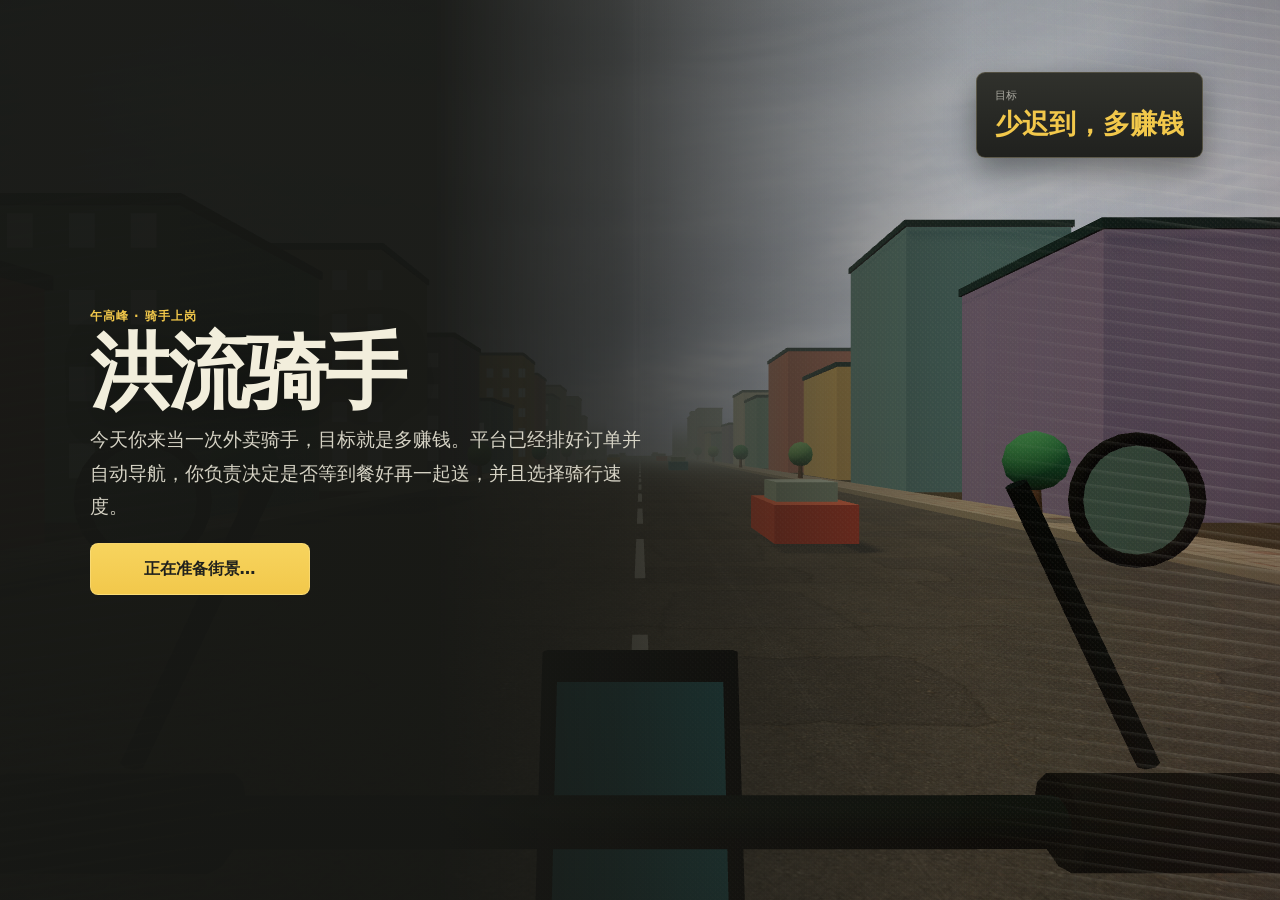
<file: index.html>
<!doctype html>
<html lang="zh-CN">
<head>
  <meta charset="utf-8">
  <meta name="viewport" content="width=device-width, initial-scale=1">
  <meta name="robots" content="noindex, nofollow, noarchive">
  <meta http-equiv="Content-Security-Policy" content="default-src 'self'; script-src 'self' 'unsafe-inline'; style-src 'self'; img-src 'self' data: blob:; connect-src 'self'; object-src 'none'; base-uri 'self'">
  <title>洪流骑手</title>
</head>
<body>
  <p>正在进入骑手模拟器……</p>
  <script>
    (() => {
      const params = new URLSearchParams(location.search);
      if (!params.has("mode")) params.set("mode", "experiment");
      if (!params.has("mechanism")) params.set("mechanism", "k-u-unified-v1.3-pomdp-signal");
      if (!params.has("seed")) {
        const values = new Uint32Array(1);
        if (globalThis.crypto?.getRandomValues) {
          globalThis.crypto.getRandomValues(values);
        } else {
          values[0] = Math.floor(Math.random() * 0xffffffff);
        }
        params.set("seed", String(values[0] || 4081));
      }
      if (!params.has("pid")) {
        const suffix = Math.random().toString(36).slice(2, 8).toUpperCase();
        params.set("pid", `SHARE-${Date.now().toString(36).toUpperCase()}-${suffix}`);
      }
      if (!params.has("build")) params.set("build", "pomdp-k-u-unified-candidate-v1.3-pomdp-signal");
      location.replace(`./pomdp-v2.html?${params.toString()}`);
    })();
  </script>
</body>
</html>
</file>
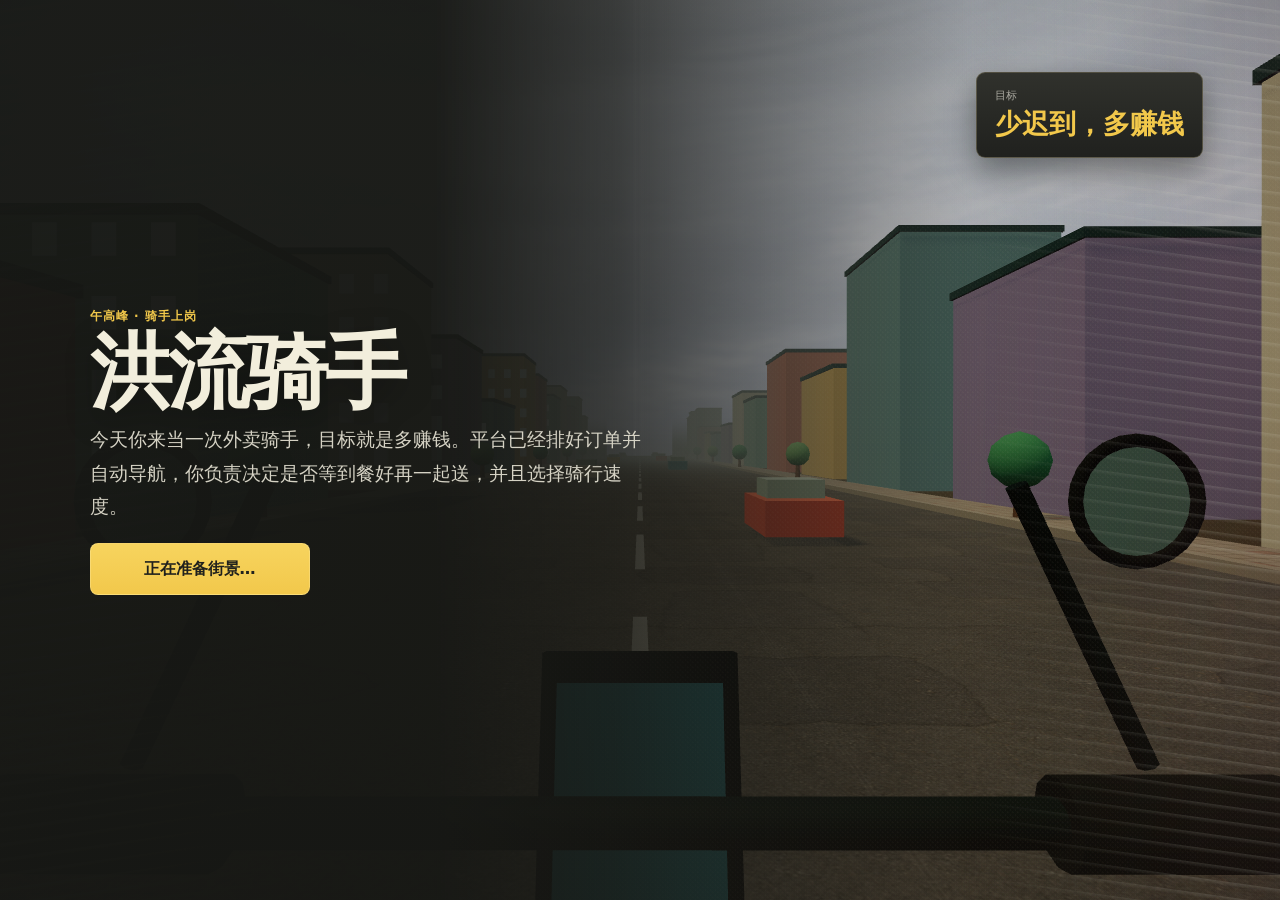
<file: pomdp-v2.html>
<!doctype html>
<html lang="zh-CN">
<head>
  <meta charset="utf-8">
  <meta name="viewport" content="width=device-width, initial-scale=1, viewport-fit=cover">
  <meta name="theme-color" content="#102f30">
  <meta name="robots" content="noindex, nofollow, noarchive">
  <meta http-equiv="Content-Security-Policy" content="default-src 'self'; script-src 'self' 'unsafe-inline'; style-src 'self'; img-src 'self' data: blob:; connect-src 'self' blob:; object-src 'none'; base-uri 'self'">
  <title>洪流骑手 · 跑单决策模拟器</title>
  <link rel="stylesheet" href="./pomdp-v2.css">
  <script type="importmap">
    { "imports": { "three": "./node_modules/three/build/three.module.js" } }
  </script>
</head>
<body>
  <main id="pomdpGame" class="pomdp-game" aria-label="第一人称外卖骑手体验">
    <canvas id="gameCanvas" aria-label="第一人称城市骑行画面"></canvas>
    <div class="world-shade" aria-hidden="true"></div>
    <p id="webglFallback" class="fallback is-hidden" role="status">3D画面暂时没有加载，操作仍可继续。</p>

    <header id="hud" class="hud is-hidden">
        <div id="objectiveChip" class="objective-chip">
          <small id="segmentLabel">午高峰 · 第1/12家</small>
          <strong id="merchantLabel">当前店铺：灯火便当</strong>
          <div id="storeProgress" class="store-progress" role="img" aria-label="本店进度：第 1 / 6 组">
            <span id="storeProgressTitle">本店进度</span>
            <span id="storeProgressNodes" class="store-progress-nodes" aria-hidden="true"></span>
            <small id="storeProgressLabel">1/6组</small>
          </div>
          <span id="objectiveLabel" class="objective-state">去店里取餐</span>
      </div>
      <div class="status-strip">
        <div id="capacityStatus" class="capacity-status">
          <span>接单余力</span>
          <div id="capacityCells" class="capacity-cells" aria-label="接单余力"></div>
        </div>
        <div id="incomeStatus" class="income-status"><span>收入</span><strong id="incomeValue">¥0</strong></div>
      </div>
    </header>

    <aside id="riderNotebook" class="rider-notebook is-hidden" aria-label="骑手笔记：刚才的取餐记录" aria-live="polite">
      <span class="notebook-tab">骑手笔记</span>
      <div class="notebook-page">
        <small>刚才的取餐记录</small>
        <strong id="notebookMerchant">灯火便当</strong>
        <div class="notebook-rule" aria-hidden="true"></div>
        <p id="historyFact1" class="history-fact-row">上一次：没等多久，取到餐了</p>
        <p id="historyFact2" class="history-fact-row is-hidden"></p>
      </div>
    </aside>

    <section id="travelPrompt" class="travel-prompt is-hidden" aria-live="polite">
      <span id="travelIcon" class="travel-icon">➜</span>
      <div><strong id="travelTitle">出发取餐</strong><small id="travelDetail">自动导航</small></div>
      <i><b id="travelProgress"></b></i>
    </section>

      <section id="routeDecision" class="decision-dock is-hidden" tabindex="-1" aria-labelledby="routeDecisionTitle">
      <div class="decision-copy">
        <span class="eyebrow">到店了</span>
        <h1 id="routeDecisionTitle">新餐还没好。你怎么安排？</h1>
          <p id="experienceText">你以前午高峰跑这家店：有时很快，有时会拖一会儿。</p>
        </div>
      <div class="time-glance" aria-label="订单紧迫程度">
        <p class="glance-legend">剩余时间</p>
        <article id="carriedOrderCard">
          <div><span>已取的单</span><strong id="carriedUrgencyLabel">有点赶</strong></div>
          <div class="urgency-track"><i id="carriedUrgency"></i></div>
          <small id="carriedDestination">送往花园里</small>
        </article>
        <article id="newOrderCard">
          <div><span>待取的单</span><strong id="newUrgencyLabel">时间还够</strong></div>
          <div class="urgency-track new-order"><i id="newUrgency"></i></div>
          <small id="platformText">平台排的时间比较宽裕</small>
        </article>
      </div>
      <div id="routeActions" class="route-actions">
        <button type="button" data-route="wait_until_ready">
          <span class="action-icon">◷</span>
          <strong>等餐做好再一起送</strong>
          <small>留在店里等到新餐做好，再把这两单一起送。</small>
        </button>
        <button type="button" data-route="deliver_carried_first">
          <span class="action-icon">➜</span>
          <strong>先送手上这单</strong>
          <small>现在就去送手上这单，送完再回来，但要折返一次。</small>
        </button>
      </div>
    </section>

    <section id="speedDecision" class="speed-dock is-hidden" aria-labelledby="speedTitle">
      <div class="speed-heading"><h2 id="speedTitle">准备骑多快？</h2><p id="chosenRouteText">选定后，到两单送完都按这一档骑。</p></div>
      <div id="routeTransitionStatus" class="route-transition-status is-hidden" role="status" aria-live="polite">
        <span aria-hidden="true"><i></i><i></i><i></i></span>
        <strong>路线定好了，准备出发</strong>
      </div>
      <div class="gear-legend" aria-hidden="true"><span>省时程度</span><span>事故风险</span></div>
      <div id="gearLever" class="gear-lever" role="radiogroup" aria-label="骑行档位">
        <button type="button" data-speed="normal" role="radio" aria-checked="false"><b>1</b><strong>稳骑</strong><span class="gear-meter"><i></i><em></em></span><small>慢一些 · 风险低</small></button>
        <button type="button" data-speed="rush" role="radio" aria-checked="false"><b>2</b><strong>赶路</strong><span class="gear-meter"><i></i><em></em></span><small>快一些 · 风险中</small></button>
        <button type="button" data-speed="sprint" role="radio" aria-checked="false"><b>3</b><strong>冲刺</strong><span class="gear-meter"><i></i><em></em></span><small>最快 · 风险高</small></button>
      </div>
      <button id="goButton" class="primary-button" type="button" disabled>先选一个档位</button>
    </section>

    <aside id="customerMessageCard" class="customer-message-card is-hidden" role="status" aria-live="assertive" aria-atomic="true">
      <span class="customer-message-avatar" aria-hidden="true">客</span>
      <div>
        <small>顾客发来消息</small>
        <strong id="customerMessageText">您好，送到后放门口就行，谢谢。</strong>
      </div>
    </aside>

    <aside id="feedbackCard" class="feedback-card is-hidden" role="status" aria-live="assertive">
      <span id="feedbackIcon">✓</span>
      <div><small id="feedbackKicker">回到店里</small><strong id="feedbackTitle">餐已经做好了</strong><p id="feedbackText">你不用继续等，接着去送新单。</p></div>
    </aside>

    <aside id="rewardBurst" class="reward-burst is-hidden" aria-live="polite">
      <span id="rewardBurstLabel">收入入账</span>
      <strong id="rewardBurstValue">+¥24</strong>
      <em id="rewardBurstLoss" class="is-hidden">超时少赚 ¥4</em>
    </aside>

    <section id="resultCard" class="result-card is-hidden" aria-labelledby="resultTitle">
      <span class="eyebrow">跑完一单</span>
      <h2 id="resultTitle">两单都送到了</h2>
      <div id="resultGrid" class="result-grid">
        <article><span>手上这单</span><strong id="carriedResult">准时</strong><small id="carriedLateLoss" class="late-income-loss is-hidden">比准时少赚 ¥4</small></article>
        <article><span>新取这单</span><strong id="newResult">准时</strong><small id="newLateLoss" class="late-income-loss is-hidden">比准时少赚 ¥4</small></article>
        <article><span>路上</span><strong id="incidentResult">未出事故</strong></article>
        <article><span>赚到</span><strong id="incomeResult">+¥24</strong></article>
      </div>
      <div id="incidentConsequences" class="incident-consequences is-hidden" role="status">
        <span>事故后果</span>
        <div>
          <strong id="incidentDelayResult">导致送餐误时</strong>
          <strong id="incidentCapacityResult">接单余力 −1</strong>
        </div>
      </div>
      <button id="continueButton" class="primary-button" type="button">继续跑单</button>
    </section>

    <section id="startScreen" class="start-screen">
      <div class="start-copy">
        <span class="eyebrow">午高峰 · 骑手上岗</span>
        <h1>洪流骑手</h1>
        <p>今天你来当一次外卖骑手，目标就是多赚钱。平台已经排好订单并自动导航，你负责决定是否等到餐好再一起送，并且选择骑行速度。</p>
        <button id="startButton" class="primary-button" type="button">下面是试跑环节 <span>→</span></button>
        <small id="modeDescription">正式班次：2家店 · 每家6组订单</small>
      </div>
      <div class="start-goal"><span>目标</span><strong>少迟到，多赚钱</strong></div>
    </section>

    <section id="briefingModal" class="modal-layer is-hidden" role="dialog" aria-modal="true" aria-labelledby="briefingTitle">
      <div class="briefing-card">
        <div class="step-progress"><span id="briefingStep">上岗准备 · 1/1</span><i><b id="briefingProgress"></b></i></div>
        <span id="briefingKicker" class="eyebrow">熟悉跑法</span>
        <h2 id="briefingTitle">你就是今天跑单的骑手</h2>
        <p id="briefingLead"></p>
        <div id="briefingVisual" class="briefing-visual"></div>
        <button id="briefingNext" class="primary-button" type="button">戴好头盔，出发 <span>→</span></button>
      </div>
    </section>

    <section id="tutorialCoach" class="tutorial-coach is-hidden" role="dialog" aria-modal="true" aria-labelledby="coachTitle">
      <div class="coach-card">
        <span id="coachStep" class="eyebrow">上岗提示</span>
        <h2 id="coachTitle">先看这里</h2>
        <p id="coachText">先看清眼前的情况，再决定怎么跑。</p>
        <button id="coachNext" class="primary-button" type="button">明白了，继续</button>
      </div>
    </section>

    <section id="notebookTutorialModal" class="modal-layer is-hidden" role="dialog" aria-modal="true" aria-labelledby="notebookTutorialTitle">
      <div class="notebook-tutorial-card">
        <div class="step-progress"><span id="notebookTutorialStep">上岗提示 · 8/12</span><i><b></b></i></div>
        <span class="eyebrow">跑过一组以后</span>
        <h2 id="notebookTutorialTitle">先认一下骑手笔记</h2>
        <p>骑手笔记会记录下最近两次取单的情况，帮助你判断这家店目前的出餐速度。</p>
        <div class="notebook-tutorial-layout">
          <div class="notebook-tutorial-page" aria-label="骑手笔记示例">
            <small>刚才的取餐记录</small>
            <strong id="notebookTutorialMerchant">当前店铺</strong>
            <i aria-hidden="true"></i>
            <p id="notebookTutorialFact1" class="history-fact-row">上一次：刚才的情况已经记下</p>
            <p id="notebookTutorialFact2" class="history-fact-row is-hidden"></p>
          </div>
          <div class="notebook-tutorial-rules">
            <article><b>表情怎么读</b><span id="notebookTutorialHowToRead">表情反映等餐耗时；若有折返箭头，表示该次选择了折返送餐。</span></article>
            <article><b>不替代判断</b><span>它只提供一个店内情况的参考，不直接说明忙不忙。</span></article>
            <article><b>每家店情况不同</b><span>到了下一家店，笔记会进行清空。</span></article>
          </div>
        </div>
        <button id="notebookTutorialNext" class="primary-button" type="button">看懂了，继续跑单</button>
      </div>
    </section>

    <section id="breakModal" class="modal-layer is-hidden" role="dialog" aria-modal="true" aria-labelledby="breakTitle">
      <div class="break-card"><span class="eyebrow">这家店跑完了</span><h2 id="breakTitle">看看有没有接到最后一单</h2><div id="breakBonus" class="break-bonus"><span>最后加单</span><strong id="breakBonusTitle">接到了 · +¥12</strong><small id="breakBonusText">还剩两格余力，这单稳稳接到了。</small></div><p id="breakNextText">到了下一家店，接单余力会恢复，骑手笔记也会重新开始。新店什么情况，还得重新看。</p><button id="breakButton" class="primary-button" type="button">前往下一家店</button></div>
    </section>

    <section id="summaryModal" class="modal-layer is-hidden" role="dialog" aria-modal="true" aria-labelledby="summaryTitle">
      <div class="summary-card"><span class="eyebrow">今天的账</span><h2 id="summaryTitle">今天收工</h2><div id="summaryGrid" class="summary-grid"></div><div class="summary-actions"><button id="downloadButton" type="button">保存今天的账</button><button id="restartButton" class="primary-button" type="button">再跑一次</button></div></div>
    </section>

    <pre id="debugPanel" class="debug-panel is-hidden" aria-hidden="true"></pre>
  </main>
  <script src="./src/pomdp-v2-mainline.js"></script>
  <script src="./src/pomdp-v2-history-presentation.js"></script>
  <script src="./src/pomdp-v2-sim.js"></script>
  <script src="./src/experiment-telemetry.js"></script>
  <script type="module" src="./src/pomdp-v2-app.js"></script>
</body>
</html>
</file>
<file: pomdp-v2.css>
:root {
  color-scheme: dark;
  --ink: #fff8e6;
  --muted: #bed1cd;
  --panel: rgba(8, 39, 40, .94);
  --panel-soft: rgba(11, 48, 49, .82);
  --line: rgba(190, 232, 218, .22);
  --mint: #68e1c1;
  --yellow: #ffd868;
  --orange: #ff9a5b;
  --red: #ff6e62;
  --shadow: 0 24px 70px rgba(1, 18, 18, .42);
  --shadow-tight: 0 14px 34px rgba(1, 18, 18, .34);
  --ease-out: cubic-bezier(.2,.78,.22,1);
}

* { box-sizing: border-box; }
html, body { width: 100%; min-height: 100%; margin: 0; overflow: hidden; background: #102f30; }
body { font-family: "Microsoft YaHei", "PingFang SC", system-ui, sans-serif; color: var(--ink); }
button { font: inherit; }
.is-hidden { display: none !important; }

.customer-message-card {
  position: fixed;
  z-index: 36;
  top: clamp(92px, 12vh, 132px);
  left: 50%;
  width: min(520px, calc(100vw - 32px));
  transform: translateX(-50%);
  display: grid;
  grid-template-columns: 42px 1fr;
  align-items: center;
  gap: 12px;
  padding: 13px 16px;
  border: 1px solid rgba(255, 221, 105, .42);
  border-radius: 14px;
  color: #f5f0df;
  background: linear-gradient(145deg, rgba(36, 37, 33, .94), rgba(19, 20, 18, .9));
  box-shadow: 0 12px 34px rgba(0, 0, 0, .32), inset 0 1px rgba(255, 255, 255, .05);
  contain: layout paint style;
  pointer-events: none;
}

.customer-message-avatar {
  display: grid;
  place-items: center;
  width: 42px;
  height: 42px;
  border-radius: 50%;
  color: #20211d;
  background: #f3cf55;
  font-weight: 900;
}

.customer-message-card div { min-width: 0; }
.customer-message-card small {
  display: block;
  margin-bottom: 3px;
  color: #d5c98e;
  font-size: 12px;
}
.customer-message-card strong {
  display: block;
  overflow-wrap: anywhere;
  font-size: 16px;
  line-height: 1.42;
}

@media (max-width: 640px) {
  .customer-message-card {
    top: 82px;
    grid-template-columns: 34px 1fr;
    gap: 9px;
    padding: 10px 12px;
  }
  .customer-message-avatar { width: 34px; height: 34px; }
  .customer-message-card strong { font-size: 14px; }
}
.pomdp-game { position: relative; width: 100vw; height: 100dvh; min-height: 620px; overflow: hidden; background: #7fbdb6; }
#gameCanvas { position: absolute; z-index: 0; inset: 0; width: 100%; height: 100%; display: block; }
.peripheral-speed-blur { --speed-blur: 0px; --speed-blur-opacity: 0; position: absolute; z-index: 2; inset: 0; overflow: hidden; pointer-events: none; opacity: 0; transition: opacity .11s linear; }
.peripheral-speed-blur.is-active { opacity: 1; }
.peripheral-speed-blur i { position: absolute; inset: 0 auto 0 0; width: min(25vw, 340px); background: repeating-linear-gradient(172deg, rgba(225,226,211,0) 0 10px, rgba(225,226,211,var(--speed-blur-opacity)) 11px, rgba(225,226,211,0) 15px); -webkit-backdrop-filter: blur(var(--speed-blur)); backdrop-filter: blur(var(--speed-blur)); -webkit-mask-image: linear-gradient(90deg, #000 0 28%, transparent 100%); mask-image: linear-gradient(90deg, #000 0 28%, transparent 100%); }
.peripheral-speed-blur i:last-child { inset: 0 0 0 auto; transform: scaleX(-1); }
.peripheral-speed-blur[data-tone="rush"] i { animation: peripheral-streak .34s linear infinite; }
.peripheral-speed-blur[data-tone="sprint"] i { animation: peripheral-streak .22s linear infinite; }
.world-shade { position: absolute; z-index: 1; inset: 0; overflow: hidden; pointer-events: none; background: radial-gradient(circle at 50% 44%, transparent 0 34%, rgba(4,24,24,.08) 70%), linear-gradient(180deg, rgba(5,32,33,.05), transparent 38%, rgba(4,24,24,.34)); }
.pomdp-game[data-render-style="county-town-decayed-surreal-v2"] .world-shade { background: radial-gradient(circle at 50% 42%, transparent 0 35%, rgba(25,24,19,.10) 70%, rgba(20,18,14,.25) 100%), linear-gradient(180deg, rgba(91,102,101,.08), transparent 42%, rgba(68,54,37,.20)); }
.pomdp-game[data-render-style="county-town-decayed-surreal-v2"] .world-shade::before { content: ""; position: absolute; inset: 0; background: linear-gradient(90deg, rgba(94,121,102,.12), transparent 18% 82%, rgba(126,78,88,.10)); mix-blend-mode: soft-light; }
.pomdp-game[data-render-style="county-town-decayed-surreal-v2"] .world-shade::after { content: ""; position: absolute; inset: -30%; opacity: .055; background-image: repeating-radial-gradient(circle at 37% 43%, rgba(247,233,191,.85) 0 .7px, transparent .9px 3px); background-size: 5px 5px; transform: rotate(.01deg); mix-blend-mode: overlay; }
.fallback { position: absolute; left: 50%; top: 18px; z-index: 30; transform: translateX(-50%); margin: 0; padding: 10px 16px; border-radius: 999px; background: #512d27; }
.eyebrow { color: var(--yellow); font-size: 12px; font-weight: 900; letter-spacing: .13em; }
.primary-button { position: relative; min-height: 54px; overflow: hidden; border: 0; border-radius: 16px; padding: 0 22px; background: linear-gradient(135deg, #ffe786, var(--yellow)); color: #102e31; font-weight: 900; cursor: pointer; box-shadow: 0 12px 30px rgba(255, 205, 76, .18); transition: transform .16s var(--ease-out), filter .16s ease, box-shadow .16s ease; }
.primary-button::after { content: ""; position: absolute; inset: 0; transform: translateX(-120%) skewX(-18deg); background: linear-gradient(90deg, transparent, rgba(255,255,255,.42), transparent); transition: transform .5s var(--ease-out); }
.primary-button:hover::after { transform: translateX(120%) skewX(-18deg); }
.primary-button:disabled { opacity: .44; cursor: not-allowed; box-shadow: none; }
.primary-button:not(:disabled):hover { filter: brightness(1.05); transform: translateY(-1px); }
.primary-button:not(:disabled):active { transform: translateY(1px) scale(.985); }

.hud { position: absolute; z-index: 8; inset: 24px 24px auto; display: flex; justify-content: space-between; align-items: flex-start; pointer-events: none; }
.hud:not(.is-hidden) .objective-chip { animation: hud-left-in .38s var(--ease-out) both; }
.hud:not(.is-hidden) .status-strip { animation: hud-right-in .38s var(--ease-out) both; }
.objective-chip, .status-strip { border: 1px solid var(--line); background: rgba(6, 36, 37, .82); backdrop-filter: blur(14px); box-shadow: 0 12px 35px rgba(2, 26, 26, .22); }
.objective-chip { display: grid; gap: 3px; min-width: 220px; padding: 13px 16px; border-radius: 18px; }
.objective-chip small { color: var(--yellow); font-weight: 800; }
.objective-chip strong { font-size: 19px; }
.objective-chip span { color: var(--muted); font-size: 12px; }
.objective-chip .objective-state { color: rgba(242,240,222,.72); font-size: 11px; }
.store-progress { display: grid; grid-template-columns: auto minmax(72px, 1fr) auto; gap: 7px; align-items: center; margin-top: 2px; }
.objective-chip .store-progress > span:first-child { color: var(--muted); font-size: 10px; font-weight: 800; white-space: nowrap; }
.store-progress > small { color: var(--muted); font-size: 10px; font-weight: 800; font-variant-numeric: tabular-nums; white-space: nowrap; }
.store-progress-nodes { --progress-count: 6; position: relative; display: grid; grid-template-columns: repeat(var(--progress-count), 1fr); place-items: center; min-width: 72px; height: 16px; }
.store-progress-nodes::before { content: ""; position: absolute; z-index: 0; left: calc(50% / var(--progress-count)); right: calc(50% / var(--progress-count)); top: 50%; height: 2px; background: rgba(255,255,255,.17); transform: translateY(-50%); }
.store-progress-nodes i { position: relative; z-index: 1; display: block; width: 7px; height: 7px; border: 1px solid rgba(255,255,255,.34); border-radius: 50%; background: #233f3f; }
.store-progress-nodes i.is-complete { border-color: rgba(255,216,104,.72); background: rgba(255,216,104,.72); }
.store-progress-nodes i.is-current { width: 10px; height: 10px; border: 3px solid var(--yellow); background: #273d3b; box-shadow: 0 0 0 2px rgba(255,216,104,.16); }
.store-progress-nodes i.is-upcoming { opacity: .58; }
.status-strip { display: flex; gap: 20px; align-items: center; padding: 11px 14px; border-radius: 18px; }
.capacity-status, .income-status { display: grid; gap: 5px; }
.capacity-status > span, .income-status > span { color: var(--muted); font-size: 10px; font-weight: 800; }
.capacity-cells { display: flex; gap: 4px; }
.capacity-cells i { width: 19px; height: 9px; border-radius: 999px; border: 1px solid rgba(255,255,255,.26); background: rgba(255,255,255,.08); }
.capacity-cells i.is-full { border-color: transparent; background: var(--mint); box-shadow: 0 0 12px rgba(104,225,193,.26); }
.capacity-status.is-mid .capacity-cells i.is-full { background: var(--yellow); }.capacity-status.is-low .capacity-cells i.is-full { background: var(--red); }
.capacity-status.is-draining { animation: capacity-hit .48s var(--ease-out); }
.income-status.is-earning strong { animation: income-pop .56s var(--ease-out); }
.income-status strong { font-size: 20px; color: var(--yellow); }

.rider-notebook { position: absolute; z-index: 11; left: 24px; top: 154px; width: 280px; color: #253536; filter: drop-shadow(0 17px 24px rgba(1,18,18,.28)); animation: notebook-in .34s var(--ease-out) both; }
.notebook-tab { display: inline-block; margin-left: 14px; padding: 6px 12px 5px; border-radius: 10px 10px 0 0; background: #e6a85e; color: #253536; font-size: 11px; font-weight: 900; letter-spacing: .08em; }
.notebook-page { position: relative; display: grid; gap: 5px; min-height: 134px; padding: 15px 17px 13px 21px; border: 1px solid rgba(70,76,59,.22); border-radius: 8px 14px 14px 8px; background: linear-gradient(100deg, rgba(96,78,53,.08), transparent 12%), #f1e3b8; box-shadow: inset 4px 0 rgba(210,91,68,.38); transform: rotate(-.45deg); }
.notebook-page::before { content: ""; position: absolute; inset: 0; pointer-events: none; border-radius: inherit; background: repeating-linear-gradient(180deg, transparent 0 31px, rgba(67,99,105,.10) 32px); }
.notebook-page > * { position: relative; z-index: 1; }
.notebook-page small { color: #7a5134; font-size: 11px; font-weight: 900; }
.notebook-page strong { color: #1d3435; font-size: 17px; }
.notebook-rule { height: 1px; margin: 2px 0 3px; background: rgba(49,74,75,.2); }
.notebook-page p { margin: 0; color: #253536; font-size: 12px; font-weight: 700; line-height: 1.45; }
.notebook-page p + p { color: #516261; }
.notebook-page em { margin-top: 3px; color: #7a6f5c; font-size: 10px; font-style: normal; }
.history-fact-row { display: grid; grid-template-columns: 30px auto minmax(0, 1fr); gap: 3px 5px; align-items: center; min-height: 31px; }
.history-fact-lead { white-space: nowrap; }
.history-fact-text { min-width: 0; }
.history-fact-symbol { position: relative; display: grid; place-items: center; width: 27px; height: 27px; border: 1px solid rgba(122,81,52,.32); border-radius: 7px; color: #7a5134; background: rgba(122,81,52,.07); }
.history-fact-symbol svg { width: 22px; height: 22px; overflow: visible; fill: none; stroke: currentColor; stroke-width: 1.65; stroke-linecap: round; stroke-linejoin: round; }
.history-fact-symbol.is-emotion { border-radius: 9px; }
.history-fact-symbol[data-expression="weary"] { background: rgba(122,81,52,.11); }
.history-emotion-extra { fill: rgba(122,81,52,.15); }
.history-route-badge { position: absolute; right: -4px; bottom: -4px; display: grid; place-items: center; width: 13px; height: 13px; border: 1px solid rgba(122,81,52,.34); border-radius: 50%; background: #f1e3b8; color: #7a5134; font-size: 9px; font-weight: 900; line-height: 1; }

.travel-prompt { position: absolute; z-index: 7; left: 50%; bottom: 32px; transform: translateX(-50%); width: min(440px, calc(100vw - 32px)); display: grid; grid-template-columns: auto 1fr; gap: 4px 12px; align-items: center; padding: 12px 16px; border: 1px solid var(--line); border-radius: 18px; background: rgba(6, 36, 37, .88); box-shadow: var(--shadow-tight); backdrop-filter: blur(12px); animation: travel-in .28s var(--ease-out) both; }
.travel-icon { grid-row: 1 / span 2; display: grid; place-items: center; width: 42px; height: 42px; border-radius: 50%; background: var(--yellow); color: #102e31; font-weight: 900; }
.travel-prompt div { display: flex; justify-content: space-between; gap: 15px; align-items: baseline; }
.travel-prompt small { color: var(--muted); }
.travel-prompt > i { grid-column: 2; height: 4px; overflow: hidden; border-radius: 99px; background: rgba(255,255,255,.14); }
.travel-prompt > i b { display: block; width: 0; height: 100%; background: var(--mint); transition: width .12s linear; }
.travel-prompt.is-waiting .travel-icon { background: var(--orange); }.travel-prompt.is-waiting > i b { background: linear-gradient(90deg, var(--yellow), var(--orange)); }

.decision-dock { position: absolute; z-index: 12; left: 50%; bottom: 24px; transform: translateX(-50%); width: min(940px, calc(100vw - 40px)); padding: 20px; border: 1px solid var(--line); border-radius: 26px; background: linear-gradient(145deg, rgba(7,37,38,.97), rgba(8,43,43,.92)); box-shadow: var(--shadow); backdrop-filter: blur(18px); animation: panel-rise .36s var(--ease-out) both; }
.decision-dock::before, .speed-dock::before, .result-card::before { content: ""; position: absolute; inset: 0 20px auto; height: 1px; background: linear-gradient(90deg, transparent, rgba(255,255,255,.22), transparent); }
.decision-dock:focus { outline: none; }
.decision-copy { display: grid; grid-template-columns: 1fr auto; column-gap: 24px; align-items: end; }
.decision-copy .eyebrow { grid-column: 1 / -1; }
.decision-copy h1 { margin: 5px 0 0; font-size: clamp(25px, 3vw, 38px); line-height: 1.16; }
.decision-copy p { max-width: 390px; margin: 0; padding: 7px 10px; border-radius: 10px; background: rgba(104,225,193,.07); color: var(--muted); font-size: 12px; text-align: right; }
.time-glance { display: grid; grid-template-columns: 1fr 1fr; gap: 10px; margin: 14px 0 11px; }
.glance-legend { grid-column: 1 / -1; margin: 0 2px -5px; color: var(--muted); font-size: 11px; }
.time-glance article { padding: 13px 15px; border: 1px solid var(--line); border-radius: 16px; background: rgba(255,255,255,.035); }
.time-glance article { position: relative; overflow: hidden; transition: border-color .22s ease, background .22s ease, transform .22s var(--ease-out); }
.time-glance article::before { content: ""; position: absolute; inset: 0 auto 0 0; width: 3px; background: var(--mint); }
.time-glance article.is-watch { border-color: rgba(255,216,104,.34); background: rgba(255,216,104,.045); }.time-glance article.is-watch::before { background: var(--yellow); }
.time-glance article.is-urgent { border-color: rgba(255,110,98,.48); background: rgba(255,110,98,.07); }.time-glance article.is-urgent::before { background: var(--red); box-shadow: 0 0 14px var(--red); }
.time-glance article > div:first-child { display: flex; justify-content: space-between; gap: 12px; font-size: 12px; }
.time-glance article strong { color: var(--yellow); }
.time-glance article small { display: block; margin-top: 7px; color: var(--muted); }
.urgency-track { height: 7px; margin-top: 9px; overflow: hidden; border-radius: 999px; background: rgba(255,255,255,.10); }
.urgency-track i { display: block; width: 50%; height: 100%; border-radius: inherit; background: linear-gradient(90deg, var(--mint), var(--yellow), var(--orange)); }
.urgency-track.new-order i { background: linear-gradient(90deg, #7eaee4, var(--mint), var(--yellow)); }
.route-actions { display: grid; grid-template-columns: 1fr; gap: 8px; margin: 14px 48px 0; padding-top: 14px; border-top: 1px solid rgba(255,255,255,.11); }
.route-actions button { position: relative; display: grid; grid-template-columns: 42px minmax(150px, 220px) 1fr; align-items: center; gap: 12px; min-height: 68px; padding: 11px 15px; border: 1px solid rgba(255,255,255,.17); border-radius: 18px; background: rgba(255,255,255,.055); color: var(--ink); text-align: left; cursor: pointer; transition: transform .18s var(--ease-out), border-color .18s ease, background .18s ease, opacity .18s ease; }
.route-actions [data-route="wait_until_ready"] .action-icon { color: var(--mint); background: rgba(104,225,193,.12); }.route-actions [data-route="deliver_carried_first"] .action-icon { color: var(--yellow); }
.route-actions button:hover, .route-actions button:focus-visible { outline: none; border-color: var(--yellow); background: rgba(255,216,104,.10); transform: translateY(-2px); }
.decision-dock.is-resolving .route-actions button:not(.is-committed) { opacity: .34; transform: scale(.985); }.route-actions button.is-committed { border-color: var(--yellow); background: rgba(255,216,104,.14); transform: scale(1.015); box-shadow: 0 10px 24px rgba(0,0,0,.18); }
.action-icon { display: grid; place-items: center; width: 42px; height: 42px; border-radius: 13px; background: rgba(255,216,104,.14); color: var(--yellow); font-size: 21px; }
.route-actions strong { font-size: 19px; }
.route-actions small { color: var(--muted); line-height: 1.5; }

.speed-dock { position: absolute; z-index: 12; right: 24px; bottom: 24px; width: min(460px, calc(100vw - 48px)); padding: 20px; border: 1px solid var(--line); border-radius: 24px; background: linear-gradient(145deg, rgba(7,37,38,.97), rgba(8,43,43,.92)); box-shadow: var(--shadow); animation: speed-in .34s var(--ease-out) both; }
.speed-heading h2 { margin: 4px 0 4px; font-size: 25px; }
.speed-heading p { margin: 0 0 14px; color: var(--muted); font-size: 12px; }
.route-transition-status { display: flex; align-items: center; gap: 10px; min-height: 38px; margin: 0 0 10px; padding: 8px 10px; border: 1px solid rgba(242,200,75,.3); border-radius: 10px; background: rgba(242,200,75,.08); color: #e8ddbc; }
.route-transition-status > span { display: flex; gap: 3px; align-items: center; }
.route-transition-status i { width: 5px; height: 5px; border-radius: 50%; background: var(--yellow); animation: route-ready-dot .75s ease-in-out infinite alternate; }
.route-transition-status i:nth-child(2) { animation-delay: .12s; }
.route-transition-status i:nth-child(3) { animation-delay: .24s; }
.route-transition-status strong { font-size: 12px; letter-spacing: .02em; }
.speed-dock.is-preparing .gear-legend,
.speed-dock.is-preparing .gear-lever,
.speed-dock.is-preparing > .primary-button { opacity: .48; }
.speed-dock.is-preparing .gear-lever { pointer-events: none; }
.gear-legend { display: grid; grid-template-columns: 1fr 1fr; gap: 5px; margin: 0 10px 6px 112px; color: var(--muted); font-size: 10px; text-align: center; }
.gear-lever { display: grid; gap: 7px; }
.gear-lever button { display: grid; grid-template-columns: 32px 62px 1fr; gap: 4px 9px; align-items: center; min-height: 58px; padding: 8px 10px; border: 1px solid var(--line); border-radius: 14px; background: rgba(255,255,255,.04); color: var(--ink); text-align: left; cursor: pointer; transition: transform .15s var(--ease-out), background .15s ease, border-color .15s ease; }
.gear-lever button:hover { transform: translateX(-3px); background: rgba(255,255,255,.07); }
.gear-lever button:disabled { opacity: .5; cursor: wait; transform: none; filter: saturate(.55); }
.gear-lever button:disabled:hover { transform: none; background: rgba(255,255,255,.04); }
.gear-lever button.is-shifting { animation: gear-shift .3s var(--ease-out); }
.gear-lever button b { grid-row: 1 / span 2; display: grid; place-items: center; width: 30px; height: 30px; border-radius: 50%; background: rgba(255,255,255,.08); }
.gear-lever button small { grid-column: 2 / -1; color: var(--muted); }
.gear-lever button[aria-checked="true"] { border-color: var(--yellow); background: rgba(255,216,104,.11); }
.gear-lever button[aria-checked="true"] b { color: #102e31; background: var(--yellow); }
.gear-meter { display: grid; grid-template-columns: 1fr 1fr; gap: 5px; }
.gear-meter i, .gear-meter em { height: 5px; border-radius: 99px; background: var(--mint); }
.gear-meter em { background: var(--orange); }
[data-speed="normal"] .gear-meter i { width: 35%; } [data-speed="normal"] .gear-meter em { width: 18%; }
[data-speed="rush"] .gear-meter i { width: 68%; } [data-speed="rush"] .gear-meter em { width: 55%; }
[data-speed="sprint"] .gear-meter i { width: 100%; } [data-speed="sprint"] .gear-meter em { width: 100%; }
.speed-dock > .primary-button { width: 100%; margin-top: 12px; }

.feedback-card { position: absolute; z-index: 18; left: 50%; top: 50%; transform: translate(-50%, -50%); display: grid; grid-template-columns: auto 1fr; gap: 12px; width: min(480px, calc(100vw - 32px)); padding: 18px 20px; border: 1px solid rgba(255,255,255,.22); border-radius: 22px; background: rgba(9, 42, 43, .97); box-shadow: var(--shadow); }
.feedback-card.is-arriving { animation: feedback-pop .38s var(--ease-out) both; }
.feedback-card[data-tone="watch"] { border-color: rgba(255,154,91,.62); }.feedback-card[data-tone="watch"] > span { background: var(--orange); }
.feedback-card[data-tone="good"] { border-color: rgba(104,225,193,.55); }
.feedback-card > span { display: grid; place-items: center; width: 46px; height: 46px; border-radius: 50%; background: var(--mint); color: #102e31; font-size: 22px; font-weight: 900; }
.feedback-card small { color: var(--yellow); font-weight: 800; }
.feedback-card strong { display: block; margin-top: 2px; font-size: 22px; }
.feedback-card p { margin: 5px 0 0; color: var(--muted); font-size: 13px; }

.reward-burst { position: absolute; z-index: 19; left: 50%; top: 48%; display: grid; justify-items: center; gap: 2px; transform: translate(-50%, -50%); pointer-events: none; text-shadow: 0 4px 18px rgba(0,0,0,.48); }
.reward-burst span { color: var(--ink); font-size: 12px; font-weight: 800; letter-spacing: .12em; }.reward-burst strong { color: var(--yellow); font-size: clamp(34px, 5vw, 60px); line-height: 1; }
.reward-burst em { position: absolute; left: calc(100% + 14px); top: 50%; width: max-content; padding: 6px 9px; border: 1px solid rgba(255,110,98,.48); border-radius: 6px; background: rgba(45,25,22,.9); color: #ff8a7f; font-size: 13px; font-style: normal; font-weight: 900; letter-spacing: .02em; text-shadow: none; transform: translateY(-50%); }
.reward-burst.is-playing { animation: reward-rise 1.6s var(--ease-out) both; }

.tutorial-coach { position: absolute; z-index: 35; inset: 0; pointer-events: none; }
.coach-card { position: absolute; top: 116px; left: 50%; width: min(440px, calc(100vw - 32px)); padding: 17px 18px; transform: translateX(-50%); border: 1px solid rgba(255,216,104,.62); border-radius: 20px; background: rgba(7,36,37,.97); box-shadow: var(--shadow), 0 0 0 1px rgba(255,216,104,.08); pointer-events: auto; }
.coach-card h2 { margin: 5px 0 6px; font-size: 23px; }
.coach-card p { margin: 0 0 13px; color: var(--muted); font-size: 13px; line-height: 1.65; }
.coach-card .primary-button { width: 100%; min-height: 45px; }
.tutorial-focus { outline: 3px solid var(--yellow) !important; outline-offset: 5px; box-shadow: 0 0 0 8px rgba(255,216,104,.12), 0 0 32px rgba(255,216,104,.32) !important; }

.result-card { position: absolute; z-index: 13; left: 50%; bottom: 24px; transform: translateX(-50%); width: min(620px, calc(100vw - 40px)); padding: 22px; border: 1px solid var(--line); border-radius: 24px; background: linear-gradient(145deg, rgba(7,37,38,.97), rgba(8,43,43,.94)); box-shadow: var(--shadow); }
.result-card.is-arriving { animation: result-in .42s var(--ease-out) both; }.result-card.has-problem { border-color: rgba(255,110,98,.48); }
.result-card h2 { margin: 4px 0 16px; font-size: 28px; }
.result-grid { display: grid; grid-template-columns: repeat(4, 1fr); gap: 8px; }
.result-grid article { display: grid; gap: 5px; padding: 12px; border-radius: 14px; background: rgba(255,255,255,.05); }
.result-grid span { color: var(--muted); font-size: 11px; }
.result-grid strong { font-size: 17px; }
.result-grid strong.is-bad { color: var(--red); }
.result-grid .late-income-loss { color: #ff8f82; font-size: 10px; font-weight: 800; line-height: 1.35; }
.incident-consequences { display: grid; gap: 7px; margin-top: 10px; padding: 11px 13px; border: 1px solid rgba(255,110,98,.48); border-radius: 14px; background: rgba(255,110,98,.08); animation: incident-consequences-in .4s var(--ease-out) both; }
.incident-consequences > span { color: #ffc6bd; font-size: 11px; font-weight: 900; }
.incident-consequences > div { display: grid; grid-template-columns: 1fr 1fr; gap: 8px; }
.incident-consequences strong { padding: 8px 10px; border-radius: 10px; background: rgba(255,255,255,.055); color: var(--red); font-size: 14px; }
.result-card .primary-button { width: 100%; margin-top: 14px; }

.start-screen { position: absolute; z-index: 20; inset: 0; display: flex; align-items: center; padding: 8vw; background: linear-gradient(90deg, rgba(4,31,32,.96) 0 34%, rgba(4,31,32,.66) 50%, rgba(4,31,32,.08) 74%, transparent); }
.start-copy > * { animation: start-copy-in .52s var(--ease-out) both; }.start-copy > :nth-child(2) { animation-delay: .05s; }.start-copy > :nth-child(3) { animation-delay: .1s; }.start-copy > :nth-child(4) { animation-delay: .16s; }.start-copy > :nth-child(5) { animation-delay: .2s; }
.start-copy { width: min(590px, 60vw); }
.start-copy h1 { margin: 8px 0 12px; font-size: clamp(48px, 8vw, 92px); line-height: .96; letter-spacing: -.06em; text-shadow: 0 10px 32px rgba(0,0,0,.3); }
.start-copy p { max-width: 560px; margin: 0 0 20px; color: #d8e5df; font-size: clamp(15px, 1.5vw, 19px); line-height: 1.75; }
.start-copy .primary-button { min-width: 220px; }
.start-copy > small { display: block; margin-top: 12px; color: var(--muted); }
.start-goal { position: absolute; right: 6vw; top: 8vh; display: grid; gap: 3px; min-width: 190px; padding: 15px 18px; border: 1px solid rgba(255,255,255,.2); border-radius: 18px; background: rgba(8,39,40,.9); box-shadow: 0 14px 36px rgba(0,0,0,.18); }
.start-goal { animation: goal-float 3.4s ease-in-out infinite; }
.start-goal span, .start-goal small { color: var(--muted); font-size: 11px; }.start-goal strong { color: var(--yellow); font-size: 27px; }

.modal-layer { position: absolute; z-index: 30; inset: 0; display: grid; place-items: center; padding: 20px; background: rgba(3,25,26,.66); backdrop-filter: blur(10px); }
.briefing-card, .break-card, .summary-card, .notebook-tutorial-card { width: min(740px, calc(100vw - 32px)); max-height: calc(100dvh - 40px); overflow: auto; padding: 30px; border: 1px solid var(--line); border-radius: 28px; background: #0b3031; box-shadow: var(--shadow); }
.modal-layer:not(.is-hidden) > * { animation: modal-in .34s var(--ease-out) both; }
.briefing-card h2, .break-card h2, .summary-card h2, .notebook-tutorial-card h2 { margin: 6px 0 9px; font-size: clamp(28px, 4vw, 42px); }
.briefing-card > p, .break-card > p, .summary-card > p, .notebook-tutorial-card > p { color: var(--muted); line-height: 1.7; }
.step-progress { display: flex; align-items: center; gap: 12px; margin-bottom: 18px; color: var(--muted); font-size: 12px; }
.step-progress i { flex: 1; height: 4px; border-radius: 99px; background: rgba(255,255,255,.10); overflow: hidden; }.step-progress b { display: block; width: 33%; height: 100%; background: var(--mint); }
.briefing-visual { display: grid; grid-template-columns: repeat(auto-fit, minmax(210px, 1fr)); gap: 10px; margin: 20px 0; }
.briefing-visual article { min-height: 108px; padding: 15px; border: 1px solid var(--line); border-radius: 17px; background: rgba(255,255,255,.04); }
.briefing-visual article span { display: block; color: var(--yellow); font-size: 11px; font-weight: 800; }.briefing-visual article strong { display: block; margin: 7px 0 4px; }.briefing-visual article small { color: var(--muted); line-height: 1.5; }
.briefing-visual article.has-store-flow { min-height: 164px; }
.briefing-store-flow { display: grid; grid-template-columns: 34px minmax(94px, 1fr) 30px; align-items: center; gap: 5px; margin: 8px 0 9px; padding: 7px 6px; border: 1px solid rgba(242,200,75,.2); border-radius: 9px; background: rgba(242,200,75,.045); }
.briefing-store-symbol { display: grid; justify-items: center; gap: 1px; color: var(--yellow); }
.briefing-store-symbol svg { width: 30px; height: 26px; fill: none; stroke: currentColor; stroke-width: 2; stroke-linecap: round; stroke-linejoin: round; }
.briefing-store-symbol b, .briefing-next-store em { color: #d6d1be; font-size: 8px; font-style: normal; line-height: 1; }
.briefing-group-track { position: relative; display: grid; grid-template-columns: repeat(6, 1fr); gap: 2px; align-items: center; }
.briefing-group-track::before { content: ""; position: absolute; left: 5px; right: 5px; top: 50%; height: 1px; background: rgba(242,200,75,.45); }
.briefing-group-track i { position: relative; z-index: 1; display: grid; place-items: center; width: 16px; height: 16px; border: 1px solid rgba(242,200,75,.72); border-radius: 3px; background: #292a26; color: #f2c84b; font-size: 8px; font-style: normal; font-weight: 900; }
.briefing-next-store { display: grid; justify-items: center; gap: 2px; color: var(--yellow); }
.briefing-next-store b { font-size: 18px; line-height: .8; }
.briefing-card > .primary-button, .break-card > .primary-button { width: 100%; }
.notebook-tutorial-layout { display: grid; grid-template-columns: minmax(260px, .9fr) 1.1fr; gap: 16px; align-items: stretch; margin: 20px 0; }
.notebook-tutorial-page { position: relative; display: grid; align-content: start; gap: 7px; min-height: 230px; padding: 24px 24px 20px 30px; overflow: hidden; border: 1px solid rgba(70,76,59,.28); border-radius: 8px 14px 14px 8px; background: linear-gradient(100deg, rgba(96,78,53,.1), transparent 15%), repeating-linear-gradient(180deg, transparent 0 35px, rgba(67,99,105,.11) 36px), #f1e3b8; box-shadow: inset 5px 0 rgba(210,91,68,.42), 0 16px 30px rgba(0,0,0,.2); color: #253536; transform: rotate(-.35deg); }
.notebook-tutorial-page::before { content: "骑手笔记"; position: absolute; right: -22px; top: 18px; padding: 5px 30px; background: #e6a85e; color: #253536; font-size: 10px; font-weight: 900; transform: rotate(45deg); }
.notebook-tutorial-page small { color: #7a5134; font-size: 11px; font-weight: 900; }
.notebook-tutorial-page strong { color: #1d3435; font-size: 21px; }
.notebook-tutorial-page > i { height: 1px; margin: 4px 0 8px; background: rgba(49,74,75,.24); }
.notebook-tutorial-page p { margin: 0; color: #253536; font-size: 14px; font-weight: 700; line-height: 1.55; }
.notebook-tutorial-page p + p { color: #516261; }
.notebook-tutorial-page .history-fact-row { grid-template-columns: 34px auto minmax(0, 1fr); min-height: 36px; }
.notebook-tutorial-page .history-fact-symbol { width: 31px; height: 31px; }
.notebook-tutorial-rules { display: grid; gap: 8px; }
.notebook-tutorial-rules article { display: grid; gap: 4px; padding: 13px 15px; border: 1px solid var(--line); border-radius: 14px; background: rgba(255,255,255,.04); }
.notebook-tutorial-rules b { color: var(--yellow); font-size: 13px; }
.notebook-tutorial-rules span { color: var(--muted); font-size: 12px; line-height: 1.55; }
.notebook-tutorial-card > .primary-button { width: 100%; }
.break-bonus { display: grid; gap: 4px; margin: 18px 0 8px; padding: 15px 16px; border: 1px solid var(--line); border-radius: 16px; background: rgba(255,255,255,.05); }
.break-bonus span, .break-bonus small { color: var(--muted); font-size: 11px; }.break-bonus strong { color: var(--yellow); font-size: 21px; }
.break-bonus.is-missed strong { color: var(--red); }
.break-bonus:not(.is-missed) { animation: bonus-glow 1.1s var(--ease-out); }
.summary-grid { display: grid; grid-template-columns: repeat(4, 1fr); gap: 9px; margin: 20px 0; }.summary-grid article { display: grid; gap: 6px; padding: 14px; border-radius: 15px; background: rgba(255,255,255,.05); }.summary-grid span { color: var(--muted); font-size: 11px; }.summary-grid strong { font-size: 22px; }
.summary-actions { display: flex; gap: 10px; }.summary-actions button { flex: 1; min-height: 50px; border: 1px solid var(--line); border-radius: 15px; background: rgba(255,255,255,.06); color: var(--ink); font-weight: 800; cursor: pointer; }.summary-actions .primary-button { border: 0; background: var(--yellow); color: #102e31; }
.debug-panel { position: absolute; z-index: 50; left: 8px; bottom: 8px; max-width: 480px; max-height: 45vh; overflow: auto; padding: 10px; background: rgba(0,0,0,.76); font-size: 10px; }
.incident-flash::after { content: ""; position: absolute; z-index: 40; inset: 0; pointer-events: none; background: rgba(255,79,61,.35); animation: flash .68s ease-out both; }
.feedback-card[data-tone="danger"] { border-color: rgba(255,110,98,.72); }.feedback-card[data-tone="danger"] > span { background: var(--red); }

@media (max-width: 760px) {
  .pomdp-game { min-height: 560px; }
  .hud { inset: max(10px, env(safe-area-inset-top)) 10px auto; }
    .objective-chip { min-width: 0; padding: 9px 11px; }.objective-chip strong { font-size: 14px; }.objective-chip .objective-state { display: none; }
  .store-progress { grid-template-columns: auto minmax(58px, 1fr) auto; gap: 5px; }.objective-chip .store-progress > span:first-child, .store-progress > small { font-size: 9px; }.store-progress-nodes { min-width: 58px; }
  .status-strip { padding: 9px 10px; gap: 10px; }.capacity-cells { gap: 2px; }.capacity-cells i { width: 8px; height: 7px; }.income-status strong { font-size: 15px; }
  .decision-dock { bottom: max(10px, env(safe-area-inset-bottom)); width: calc(100vw - 20px); max-height: calc(100dvh - 82px); overflow: auto; padding: 16px; border-radius: 21px; }
    .decision-copy { display: block; }.decision-copy h1 { font-size: 23px; }.decision-copy p { margin-top: 7px; text-align: left; }
  .rider-notebook { left: 10px; right: 10px; top: 82px; width: auto; filter: drop-shadow(0 10px 18px rgba(1,18,18,.24)); }
  .notebook-tab { margin-left: 10px; padding: 4px 9px; font-size: 9px; }
  .notebook-page { grid-template-columns: auto 1fr; gap: 2px 10px; min-height: 0; padding: 9px 12px 8px 16px; transform: none; }
  .notebook-page small { grid-column: 1; }.notebook-page strong { grid-column: 2; font-size: 13px; }
  .notebook-rule { grid-column: 1 / -1; margin: 1px 0; }.notebook-page p, .notebook-page em { grid-column: 1 / -1; font-size: 10px; }.notebook-page em { display: none; }
  .history-fact-row { grid-template-columns: 25px auto minmax(0, 1fr); min-height: 26px; }.history-fact-symbol { width: 23px; height: 23px; }.history-fact-symbol svg { width: 19px; height: 19px; }.history-route-badge { right: -3px; bottom: -3px; width: 11px; height: 11px; font-size: 8px; }
  .pomdp-game:has(.rider-notebook:not(.is-hidden)) .decision-dock { max-height: calc(100dvh - 190px); }
  .tutorial-coach.is-notebook-coach .coach-card { top: 190px; }
  .time-glance { margin: 13px 0 10px; gap: 7px; }.time-glance article { padding: 10px; }.time-glance article > div:first-child { display: grid; gap: 3px; }.glance-legend { margin-bottom: -2px; }
  .route-actions { gap: 7px; margin: 10px 0 0; padding-top: 10px; }.route-actions button { grid-template-columns: auto 1fr; gap: 3px 12px; min-height: 78px; padding: 12px; }.route-actions .action-icon { grid-row: 1 / span 2; }.route-actions strong { align-self: end; }.route-actions small { font-size: 11px; }
  .speed-dock { right: 10px; bottom: max(10px, env(safe-area-inset-bottom)); width: calc(100vw - 20px); padding: 15px; }.speed-heading h2 { font-size: 21px; }.gear-lever button { min-height: 52px; }.gear-legend { margin-left: 103px; }
  .result-card { bottom: max(10px, env(safe-area-inset-bottom)); width: calc(100vw - 20px); padding: 16px; }.result-grid { grid-template-columns: repeat(2, 1fr); }
  .incident-consequences > div { grid-template-columns: 1fr; }
  .start-screen { align-items: flex-end; padding: 24px 20px max(34px, env(safe-area-inset-bottom)); background: linear-gradient(0deg, rgba(4,31,32,.96) 0 55%, rgba(4,31,32,.16)); }.start-copy { width: 100%; }.start-copy h1 { font-size: 54px; }.start-copy p { font-size: 14px; }.start-goal { top: max(16px, env(safe-area-inset-top)); right: 14px; min-width: 160px; }
  .modal-layer { padding: 10px; }.briefing-card, .break-card, .summary-card, .notebook-tutorial-card { padding: 20px 16px; border-radius: 21px; }.briefing-visual { grid-template-columns: 1fr; }.briefing-visual article { min-height: 0; }.summary-grid { grid-template-columns: repeat(2, 1fr); }
  .notebook-tutorial-layout { grid-template-columns: 1fr; gap: 10px; margin: 14px 0; }.notebook-tutorial-page { min-height: 160px; padding: 18px 18px 15px 23px; }.notebook-tutorial-rules { gap: 6px; }.notebook-tutorial-rules article { padding: 10px 12px; }
  .travel-prompt { bottom: max(14px, env(safe-area-inset-bottom)); }
  .coach-card { top: 92px; padding: 14px 15px; }.coach-card h2 { font-size: 19px; }.coach-card p { font-size: 12px; }
}

@media (min-width: 1120px) {
  .decision-dock { left: auto; right: 24px; transform: none; width: min(940px, calc(100vw - 360px)); animation-name: panel-rise-right; }
}

@media (max-height: 720px) and (min-width: 761px) {
  .decision-dock { padding: 16px 20px; }.time-glance { margin: 11px 0 9px; }.route-actions { margin-top: 10px; padding-top: 10px; }.route-actions button { min-height: 62px; padding: 9px 15px; }
  .start-screen { padding: 5vw; }.start-copy h1 { font-size: 64px; }
}

@media (prefers-reduced-motion: reduce) {
  *, *::before, *::after { animation-duration: .001ms !important; transition-duration: .001ms !important; }
}

@keyframes flash { from { opacity: 1; } to { opacity: 0; } }
@keyframes hud-left-in { from { opacity: 0; transform: translateX(-14px); } to { opacity: 1; transform: none; } }
@keyframes hud-right-in { from { opacity: 0; transform: translateX(14px); } to { opacity: 1; transform: none; } }
@keyframes capacity-hit { 0% { transform: translateX(0); } 28% { transform: translateX(-5px); } 55% { transform: translateX(4px); } 100% { transform: translateX(0); } }
@keyframes income-pop { 0% { transform: scale(.8); color: var(--ink); } 55% { transform: scale(1.18); color: var(--yellow); text-shadow: 0 0 20px rgba(255,216,104,.7); } 100% { transform: scale(1); color: var(--yellow); } }
@keyframes travel-in { from { opacity: 0; transform: translate(-50%, 12px) scale(.97); } to { opacity: 1; transform: translate(-50%, 0) scale(1); } }
@keyframes panel-rise { from { opacity: 0; transform: translate(-50%, 24px) scale(.97); } to { opacity: 1; transform: translate(-50%, 0) scale(1); } }
@keyframes panel-rise-right { from { opacity: 0; transform: translateY(24px) scale(.97); } to { opacity: 1; transform: none; } }
@keyframes notebook-in { from { opacity: 0; transform: translateX(-14px) rotate(-1deg); } to { opacity: 1; transform: none; } }
@keyframes speed-in { from { opacity: 0; transform: translateX(22px) scale(.97); } to { opacity: 1; transform: translateX(0) scale(1); } }
@keyframes peripheral-streak { from { background-position: 0 0; } to { background-position: 0 48px; } }
@keyframes gear-shift { 0% { transform: translateX(0); } 45% { transform: translateX(-8px) scale(1.015); } 100% { transform: translateX(0); } }
@keyframes feedback-pop { from { opacity: 0; transform: translate(-50%, -42%) scale(.9); } 65% { transform: translate(-50%, -52%) scale(1.025); } to { opacity: 1; transform: translate(-50%, -50%) scale(1); } }
@keyframes reward-rise { 0% { opacity: 0; transform: translate(-50%, -24%) scale(.78); } 18% { opacity: 1; transform: translate(-50%, -50%) scale(1.08); } 78% { opacity: 1; transform: translate(-50%, -68%) scale(1); } 100% { opacity: 0; transform: translate(-50%, -90%) scale(.97); } }
@keyframes result-in { from { opacity: 0; transform: translate(-50%, 26px) scale(.96); } to { opacity: 1; transform: translate(-50%, 0) scale(1); } }
@keyframes incident-consequences-in { from { opacity: 0; transform: translateY(8px); } to { opacity: 1; transform: none; } }
@keyframes start-copy-in { from { opacity: 0; transform: translateY(18px); } to { opacity: 1; transform: translateY(0); } }
@keyframes goal-float { 0%, 100% { transform: translateY(0); } 50% { transform: translateY(6px); } }
@keyframes modal-in { from { opacity: 0; transform: translateY(18px) scale(.97); } to { opacity: 1; transform: translateY(0) scale(1); } }
@keyframes bonus-glow { 0% { box-shadow: 0 0 0 rgba(255,216,104,0); } 45% { box-shadow: 0 0 28px rgba(255,216,104,.22); border-color: rgba(255,216,104,.58); } 100% { box-shadow: none; } }

/* County rider workbench skin v1.
   Presentation only: no gameplay state, copy, ordering, timing, or data hooks. */
:root {
  --ink: #f4f0df;
  --muted: #b8b7ad;
  --panel: rgba(27, 28, 25, .97);
  --panel-soft: rgba(38, 39, 35, .94);
  --line: rgba(238, 220, 171, .2);
  --mint: #77c5a9;
  --yellow: #f2c84b;
  --orange: #df8a49;
  --red: #db6355;
  --blue: #7ea7b7;
  --device-black: #1b1c19;
  --device-raised: #292a26;
  --road-gray: #8f9189;
  --decision-glass-top: rgba(39, 40, 36, .76);
  --decision-glass-bottom: rgba(20, 21, 18, .68);
  --shadow: 0 24px 68px rgba(8, 9, 8, .48), 0 3px 0 rgba(255,255,255,.035) inset;
  --shadow-tight: 0 12px 30px rgba(8, 9, 8, .4);
}

html, body { background: #3f443f; }
body { font-family: "Microsoft YaHei UI", "PingFang SC", "Noto Sans CJK SC", system-ui, sans-serif; }
.pomdp-game { background: #6b7069; }
.pomdp-game[data-render-style="county-town-decayed-surreal-v2"] .world-shade { background: radial-gradient(circle at 50% 43%, transparent 0 36%, rgba(17,18,16,.10) 72%, rgba(18,17,14,.30) 100%), linear-gradient(180deg, rgba(83,92,86,.06), transparent 40%, rgba(67,53,36,.24)); }
.eyebrow { color: var(--yellow); letter-spacing: .09em; }

.primary-button {
  min-height: 52px;
  border-radius: 8px;
  border: 1px solid rgba(255, 238, 170, .34);
  background: linear-gradient(180deg, #f7d45e, var(--yellow));
  color: #20211d;
  box-shadow: 0 9px 22px rgba(26, 21, 5, .26), inset 0 1px rgba(255,255,255,.46), inset 0 -2px rgba(111,82,8,.2);
}
.primary-button::after { display: none; }
.primary-button:not(:disabled):hover { filter: brightness(1.04); transform: translateY(-1px); box-shadow: 0 12px 26px rgba(26,21,5,.32), inset 0 1px rgba(255,255,255,.5); }

.hud { inset: 18px 20px auto; }
.objective-chip, .status-strip {
  border: 1px solid rgba(238,220,171,.22);
  border-radius: 10px;
  background: linear-gradient(180deg, rgba(44,45,40,.97), rgba(26,27,24,.97));
  -webkit-backdrop-filter: blur(6px);
  backdrop-filter: blur(6px);
  box-shadow: var(--shadow-tight), inset 0 1px rgba(255,255,255,.055);
}
.objective-chip { position: relative; min-width: 232px; gap: 2px; padding: 11px 15px 11px 18px; border-left: 4px solid var(--yellow); }
.objective-chip::after { content: ""; position: absolute; right: 8px; top: 8px; width: 20px; height: 3px; background: repeating-linear-gradient(90deg, var(--yellow) 0 4px, transparent 4px 7px); opacity: .72; }
.objective-chip small { color: #e8c75d; font-size: 11px; }
.objective-chip strong { font-size: 18px; letter-spacing: .01em; }
.objective-chip span { color: #c7c5ba; }
.objective-chip .objective-state { color: #92958e; }
.status-strip { gap: 15px; padding: 10px 13px; }
.income-status { padding-left: 14px; border-left: 1px solid rgba(238,220,171,.16); }
.capacity-status > span, .income-status > span { color: #aaa9a0; letter-spacing: .04em; }
.capacity-cells { gap: 3px; }
.capacity-cells i { width: 17px; height: 9px; border-radius: 2px; border-color: rgba(239,233,207,.2); background: rgba(239,233,207,.07); }
.capacity-cells i.is-full { background: #78c5a9; box-shadow: inset 0 -2px rgba(0,0,0,.18); }
.income-status strong { color: var(--yellow); font-variant-numeric: tabular-nums; }

.rider-notebook { left: 20px; top: 142px; width: 274px; color: var(--ink); filter: drop-shadow(0 15px 26px rgba(5,6,5,.38)); }
.notebook-tab { margin-left: 10px; padding: 6px 11px 5px; border: 1px solid rgba(242,200,75,.42); border-bottom: 0; border-radius: 7px 7px 0 0; background: #3b3420; color: #f6d66f; }
.notebook-page { min-height: 130px; padding: 14px 16px 13px 19px; border: 1px solid rgba(238,220,171,.2); border-radius: 6px 10px 10px 6px; background: linear-gradient(180deg, #2c2d29, #20211e); box-shadow: inset 3px 0 var(--yellow), inset 0 1px rgba(255,255,255,.04); transform: none; }
.notebook-page::before { border-radius: inherit; background: repeating-linear-gradient(180deg, transparent 0 31px, rgba(238,220,171,.045) 32px); }
.notebook-page small { color: #dbbd61; }
.notebook-page strong { color: var(--ink); }
.notebook-rule { background: rgba(238,220,171,.14); }
.notebook-page p { color: #e0ddd0; }
.notebook-page p + p { color: #b8b7ad; }
.notebook-page em { color: #92938b; }

.travel-prompt { bottom: 22px; width: min(380px, calc(100vw - 32px)); padding: 10px 13px; border: 1px solid rgba(238,220,171,.2); border-left: 4px solid var(--yellow); border-radius: 8px; background: rgba(27,28,25,.96); box-shadow: var(--shadow-tight); -webkit-backdrop-filter: blur(6px); backdrop-filter: blur(6px); }
.travel-icon { width: 36px; height: 36px; border-radius: 5px; background: var(--yellow); }
.travel-prompt small { color: #a9aaa2; }
.travel-prompt > i { height: 3px; border-radius: 1px; background: rgba(255,255,255,.1); }
.travel-prompt > i b { border-radius: 1px; background: var(--yellow); }

.decision-dock, .speed-dock, .result-card {
  border: 1px solid rgba(238,220,171,.22);
  border-radius: 12px;
  background: linear-gradient(180deg, rgba(40,41,37,.985), rgba(24,25,22,.985));
  box-shadow: var(--shadow);
  -webkit-backdrop-filter: blur(8px);
  backdrop-filter: blur(8px);
}
.decision-dock { bottom: 18px; width: min(900px, calc(100vw - 36px)); padding: 18px; background: linear-gradient(180deg, var(--decision-glass-top), var(--decision-glass-bottom)); -webkit-backdrop-filter: blur(5px) saturate(.82); backdrop-filter: blur(5px) saturate(.82); }
.decision-dock::before, .speed-dock::before, .result-card::before { inset: 0 0 auto; height: 4px; background: linear-gradient(90deg, var(--yellow) 0 72px, rgba(242,200,75,.12) 72px 100%); }
.decision-copy { column-gap: 18px; }
.decision-copy h1 { font-size: clamp(24px, 2.8vw, 35px); }
.decision-copy p { max-width: 360px; padding: 6px 0 6px 11px; border-left: 2px solid rgba(238,220,171,.2); border-radius: 0; background: none; color: #c0bfb5; }
.glance-legend { color: #9d9f97; letter-spacing: .06em; }
.time-glance article { border-color: rgba(238,220,171,.16); border-radius: 8px; background: rgba(255,255,255,.025); }
.time-glance article::before { width: 2px; background: var(--road-gray); }
.time-glance article.is-watch { border-color: rgba(242,200,75,.32); background: rgba(242,200,75,.035); }
.time-glance article.is-urgent { border-color: rgba(219,99,85,.48); background: rgba(219,99,85,.055); }
.time-glance article strong { color: #e8d992; }
.time-glance article small { color: #a9aaa2; }
.urgency-track { height: 6px; border-radius: 2px; background: rgba(255,255,255,.09); }
.urgency-track i { border-radius: 2px; background: linear-gradient(90deg, #849d8e, var(--yellow), var(--orange)); }
.urgency-track.new-order i { background: linear-gradient(90deg, var(--blue), #9bb8ae, var(--yellow)); }
.route-actions { gap: 7px; margin: 12px 34px 0; padding-top: 12px; border-top-color: rgba(238,220,171,.12); }
.route-actions button { grid-template-columns: 40px minmax(150px, 210px) 1fr; min-height: 65px; padding: 10px 13px; border-color: rgba(238,220,171,.17); border-radius: 8px; background: linear-gradient(180deg, rgba(255,255,255,.035), rgba(255,255,255,.018)); }
.route-actions [data-route="wait_until_ready"] .action-icon, .route-actions [data-route="deliver_carried_first"] .action-icon { color: var(--yellow); background: #37362e; }
.route-actions button:hover, .route-actions button:focus-visible { border-color: var(--yellow); background: rgba(242,200,75,.075); transform: translateY(-1px); }
.route-actions button.is-committed { border-color: var(--yellow); background: rgba(242,200,75,.1); }
.action-icon { width: 38px; height: 38px; border-radius: 5px; }
.route-actions strong { font-size: 18px; }
.route-actions small { color: #b5b4aa; }

.speed-dock { right: 18px; bottom: 18px; width: min(430px, calc(100vw - 36px)); padding: 18px; }
.speed-heading p, .gear-legend, .gear-lever button small { color: #aaa9a0; }
.gear-lever { position: relative; gap: 6px; padding-left: 13px; }
.gear-lever::before { content: ""; position: absolute; left: 1px; top: 16px; bottom: 16px; width: 3px; border-radius: 2px; background: linear-gradient(180deg, #777971, var(--yellow), #a65f45); box-shadow: 0 0 0 1px rgba(0,0,0,.35); }
.gear-lever button { min-height: 57px; border-color: rgba(238,220,171,.16); border-radius: 7px; background: rgba(255,255,255,.025); }
.gear-lever button:hover { transform: translateX(-2px); background: rgba(255,255,255,.05); }
.gear-lever button b { border-radius: 4px; background: #393a35; }
.gear-lever button[aria-checked="true"] { border-color: var(--yellow); background: rgba(242,200,75,.085); box-shadow: inset 3px 0 var(--yellow); }
.gear-lever button[aria-checked="true"] b { color: #20211d; background: var(--yellow); }
.gear-meter i { background: #87aa99; }
.gear-meter em { background: #cb7950; }

.feedback-card { border-color: rgba(238,220,171,.24); border-radius: 10px; background: rgba(29,30,27,.985); }
.feedback-card > span { border-radius: 5px; }
.feedback-card p { color: #b8b7ad; }
.result-card { bottom: 18px; padding: 20px; }
.result-grid article { border: 1px solid rgba(238,220,171,.1); border-radius: 7px; background: rgba(255,255,255,.025); }
.result-grid span { color: #a9aaa2; }
.incident-consequences { border-radius: 7px; }
.incident-consequences strong { border-radius: 5px; }

.start-screen { padding: 7vw; background: linear-gradient(90deg, rgba(23,24,21,.97) 0 34%, rgba(23,24,21,.78) 48%, rgba(23,24,21,.12) 76%, transparent); }
.start-copy h1 { color: #f2eedc; font-size: clamp(48px, 7vw, 82px); letter-spacing: -.045em; }
.start-copy p { color: #d5d2c4; }
.start-copy > small { color: #aaa9a0; }
.start-goal { border-color: rgba(238,220,171,.24); border-radius: 9px; background: linear-gradient(180deg, #30312c, #20211e); box-shadow: var(--shadow-tight); animation: none; }
.start-goal span, .start-goal small { color: #aaa9a0; }

.modal-layer { background: rgba(20,21,18,.72); -webkit-backdrop-filter: blur(7px); backdrop-filter: blur(7px); }
.briefing-card, .break-card, .summary-card, .notebook-tutorial-card { border-color: rgba(238,220,171,.22); border-radius: 12px; background: linear-gradient(180deg, #2b2c28, #1d1e1b); }
.step-progress { color: #aaa9a0; }
.step-progress b { background: var(--yellow); }
.briefing-card > p, .break-card > p, .summary-card > p, .notebook-tutorial-card > p { color: #bbb9ae; }
.briefing-visual article, .break-bonus, .summary-grid article { border-color: rgba(238,220,171,.14); border-radius: 7px; background: rgba(255,255,255,.025); }
.briefing-visual article small, .break-bonus span, .break-bonus small, .summary-grid span { color: #aaa9a0; }
.summary-actions button { border-color: rgba(238,220,171,.2); border-radius: 7px; background: #30312d; }
.summary-actions .primary-button { background: var(--yellow); color: #20211d; }

.coach-card { top: 106px; border-color: rgba(242,200,75,.62); border-radius: 10px; background: rgba(29,30,27,.985); }
.coach-card p { color: #bbb9ae; }
.pomdp-game.has-customer-message .tutorial-coach:not(.is-notebook-coach) .coach-card { top: 205px; }
.tutorial-focus { outline-width: 2px !important; outline-offset: 4px; box-shadow: 0 0 0 6px rgba(242,200,75,.1), 0 0 26px rgba(242,200,75,.25) !important; }

@media (min-width: 1120px) {
  .decision-dock { left: 50%; right: auto; width: clamp(720px, 44vw, 900px); max-width: calc(100vw - 36px); transform: translateX(-50%); animation-name: panel-rise; }
}

@media (min-width: 1360px) {
  .rider-notebook { left: auto; right: 20px; top: auto; bottom: 22px; animation-name: notebook-in-right; }
}

@media (max-width: 760px) {
  .hud { inset: max(9px, env(safe-area-inset-top)) 9px auto; }
  .objective-chip { min-width: 0; padding: 8px 9px 8px 11px; border-left-width: 3px; }
  .objective-chip::after { display: none; }
  .objective-chip strong { font-size: 14px; }
  .status-strip { gap: 8px; padding: 8px 9px; }
  .income-status { padding-left: 8px; }
  .capacity-cells { gap: 2px; }
  .capacity-cells i { width: 8px; height: 7px; }
  .income-status strong { font-size: 15px; }
  .reward-burst em { left: 50%; top: calc(100% + 8px); transform: translateX(-50%); }
  .rider-notebook { left: 9px; right: 9px; top: 78px; width: auto; }
  .notebook-page { min-height: 0; padding: 9px 11px 8px 15px; }
  .decision-dock { bottom: max(9px, env(safe-area-inset-bottom)); width: calc(100vw - 18px); max-height: calc(100dvh - 78px); padding: 14px; border-radius: 10px; }
  .decision-copy h1 { font-size: 22px; }
  .time-glance article { padding: 9px; }
  .route-actions { margin: 9px 0 0; padding-top: 9px; }
  .route-actions button { grid-template-columns: 40px minmax(0, 1fr); gap: 3px 11px; min-height: 76px; padding: 10px; }
  .route-actions .action-icon { grid-column: 1; grid-row: 1 / span 2; }
  .route-actions strong { grid-column: 2; align-self: end; }
  .route-actions small { grid-column: 2; font-size: 11px; }
  .speed-dock { right: 9px; bottom: max(9px, env(safe-area-inset-bottom)); width: calc(100vw - 18px); padding: 14px; border-radius: 10px; }
  .result-card { bottom: max(9px, env(safe-area-inset-bottom)); width: calc(100vw - 18px); padding: 14px; border-radius: 10px; }
  .start-screen { padding: 22px 18px max(30px, env(safe-area-inset-bottom)); background: linear-gradient(0deg, rgba(23,24,21,.97) 0 56%, rgba(23,24,21,.18)); }
  .start-goal { right: 12px; top: max(14px, env(safe-area-inset-top)); }
  .briefing-card, .break-card, .summary-card, .notebook-tutorial-card { padding: 18px 15px; border-radius: 10px; }
  .briefing-visual article.has-store-flow { min-height: 150px; }
  .briefing-store-flow { grid-template-columns: 36px minmax(120px, 1fr) 34px; max-width: 300px; }
  .coach-card { top: 88px; border-radius: 9px; }
  .pomdp-game.has-customer-message .tutorial-coach:not(.is-notebook-coach) .coach-card { top: 174px; }
  .travel-prompt { bottom: max(12px, env(safe-area-inset-bottom)); }
}

@keyframes notebook-in-right { from { opacity: 0; transform: translateX(14px); } to { opacity: 1; transform: none; } }
@keyframes route-ready-dot { from { opacity: .35; transform: translateY(1px); } to { opacity: 1; transform: translateY(-1px); } }

@media (prefers-reduced-motion: reduce) {
  .route-transition-status i { animation: none; opacity: .8; }
}
</file>
